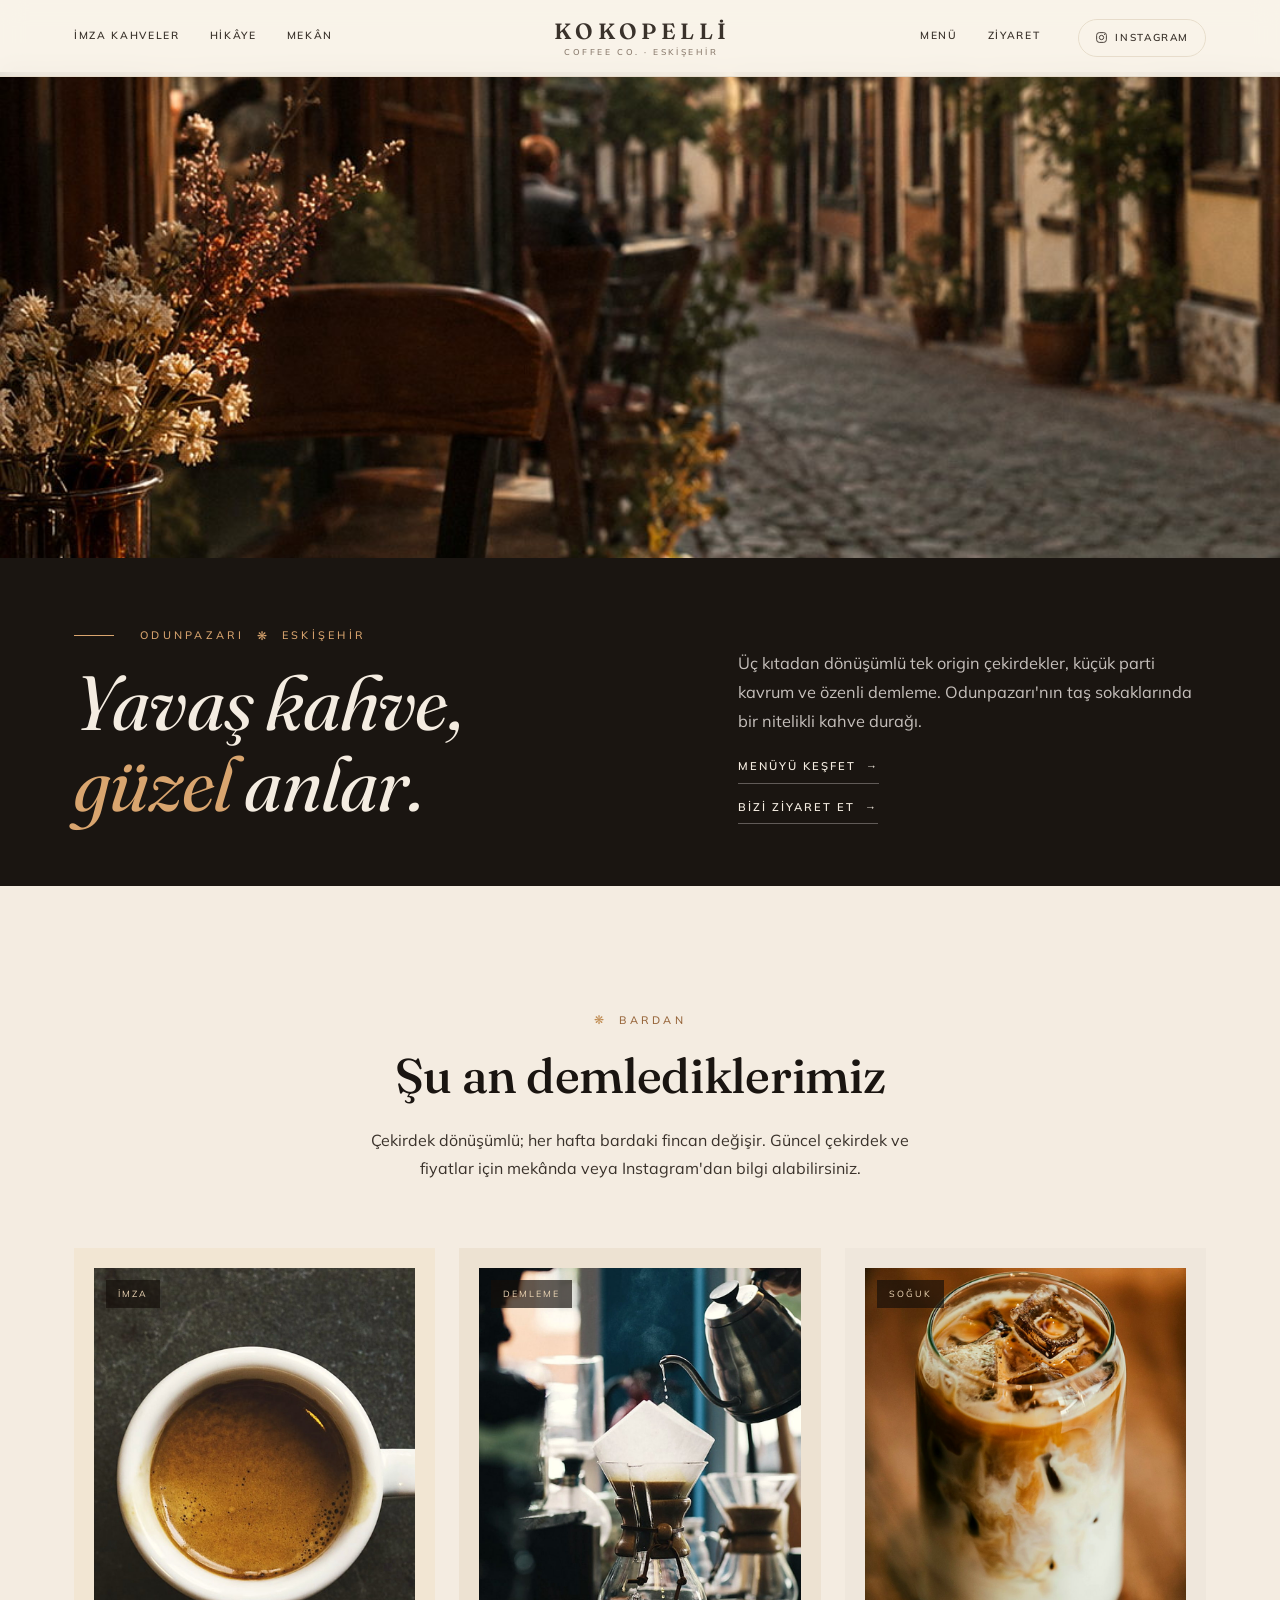
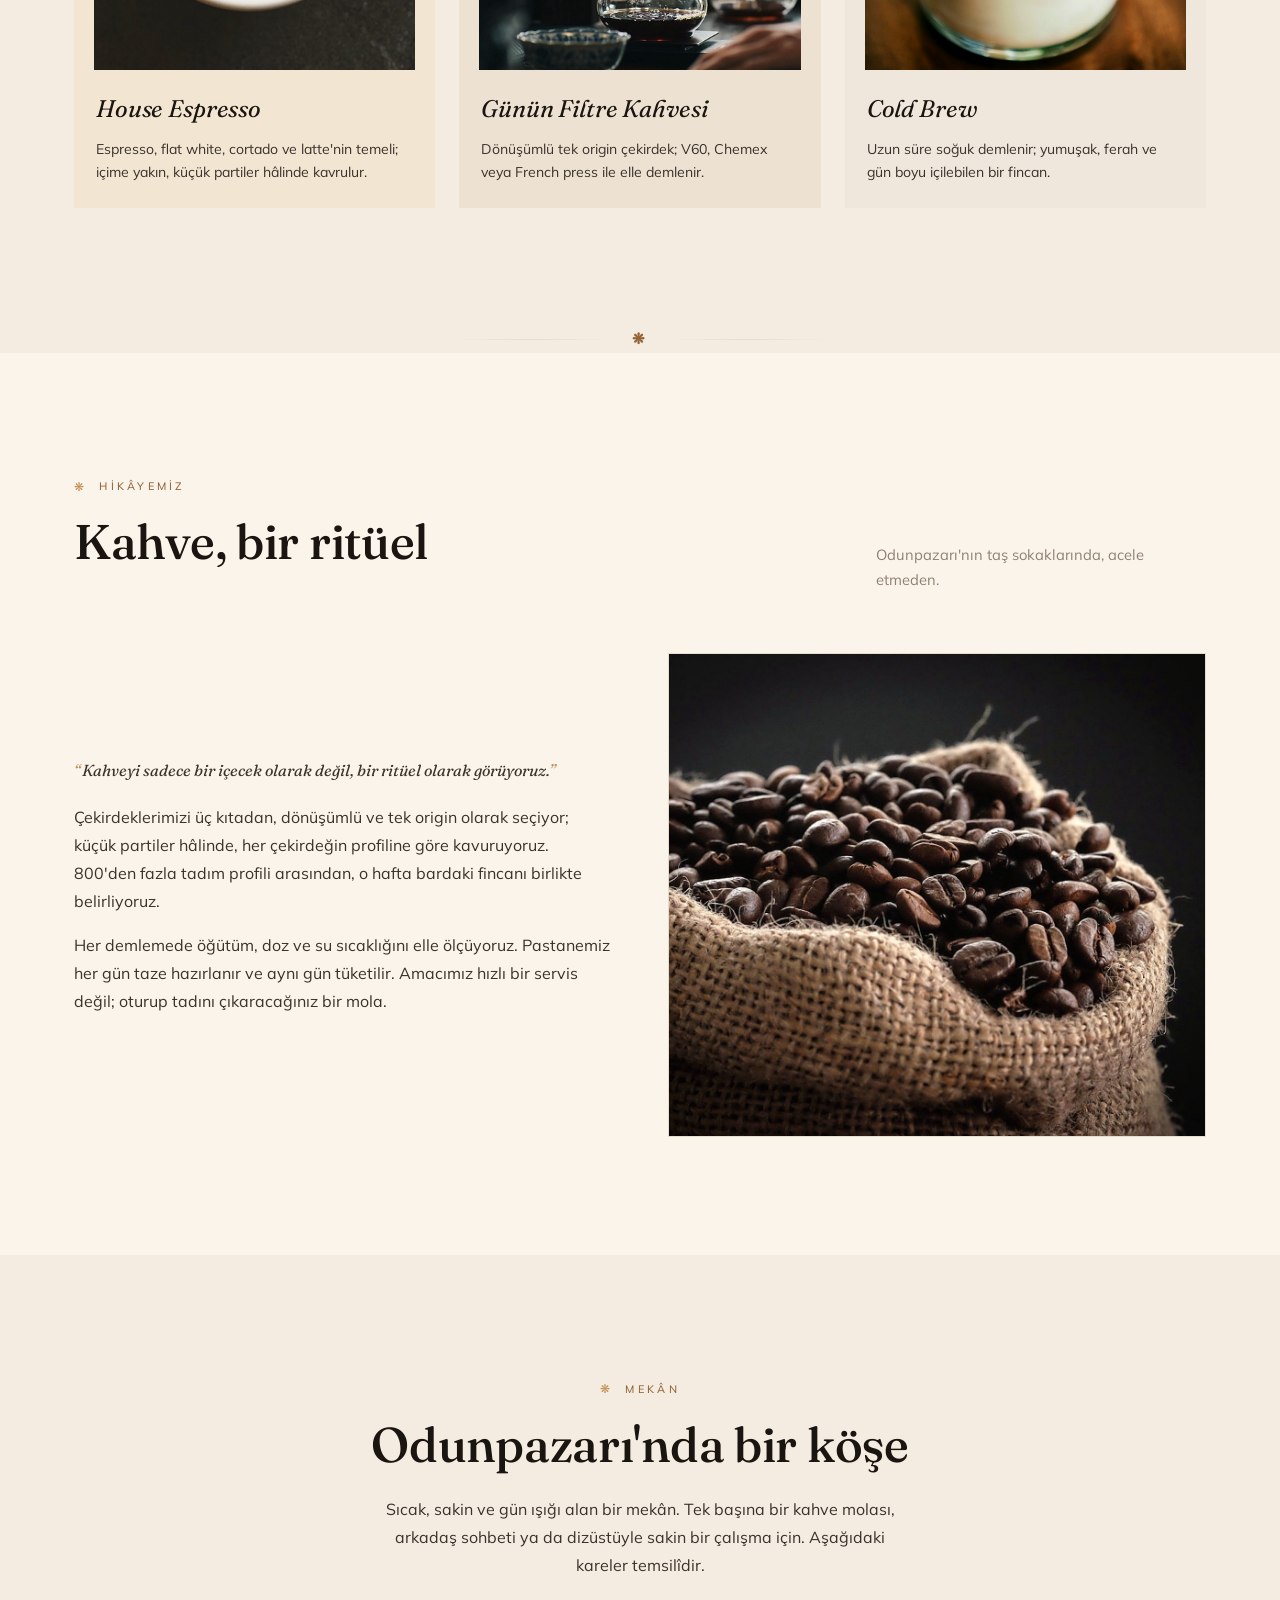
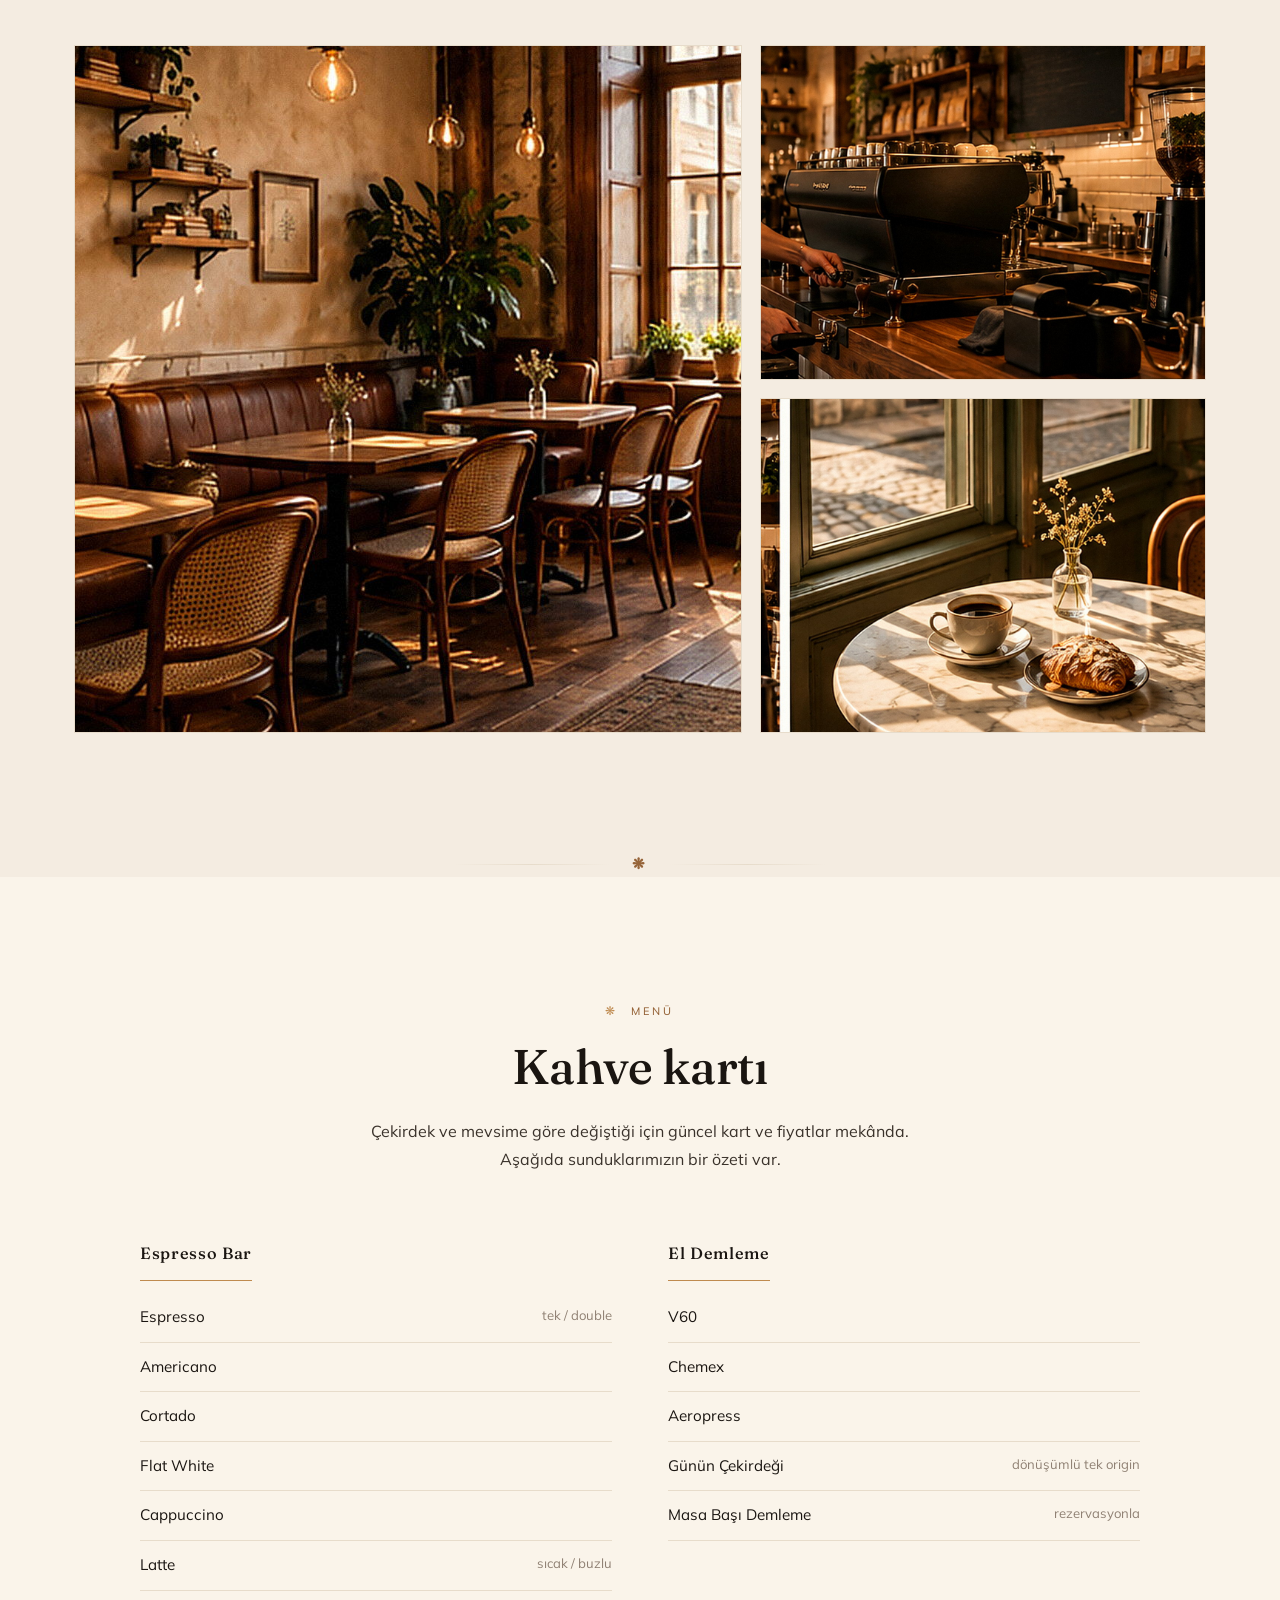
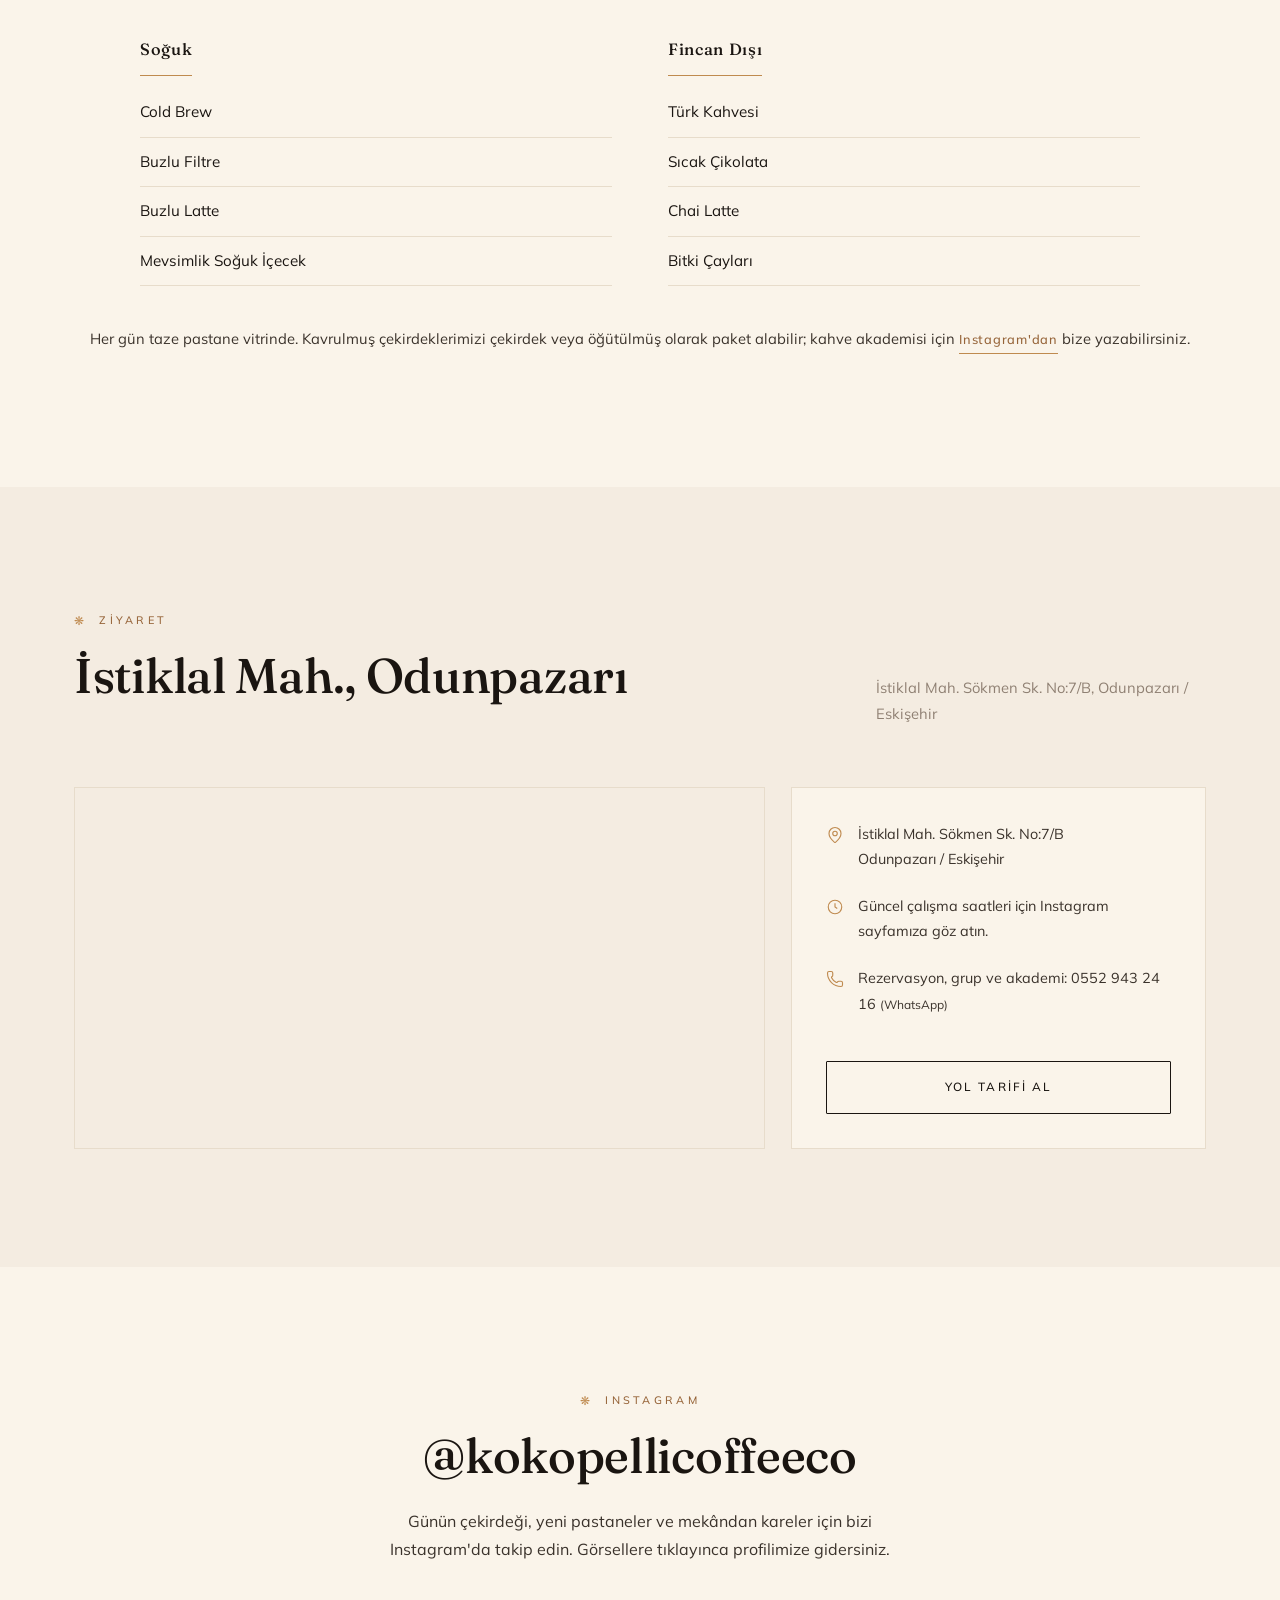
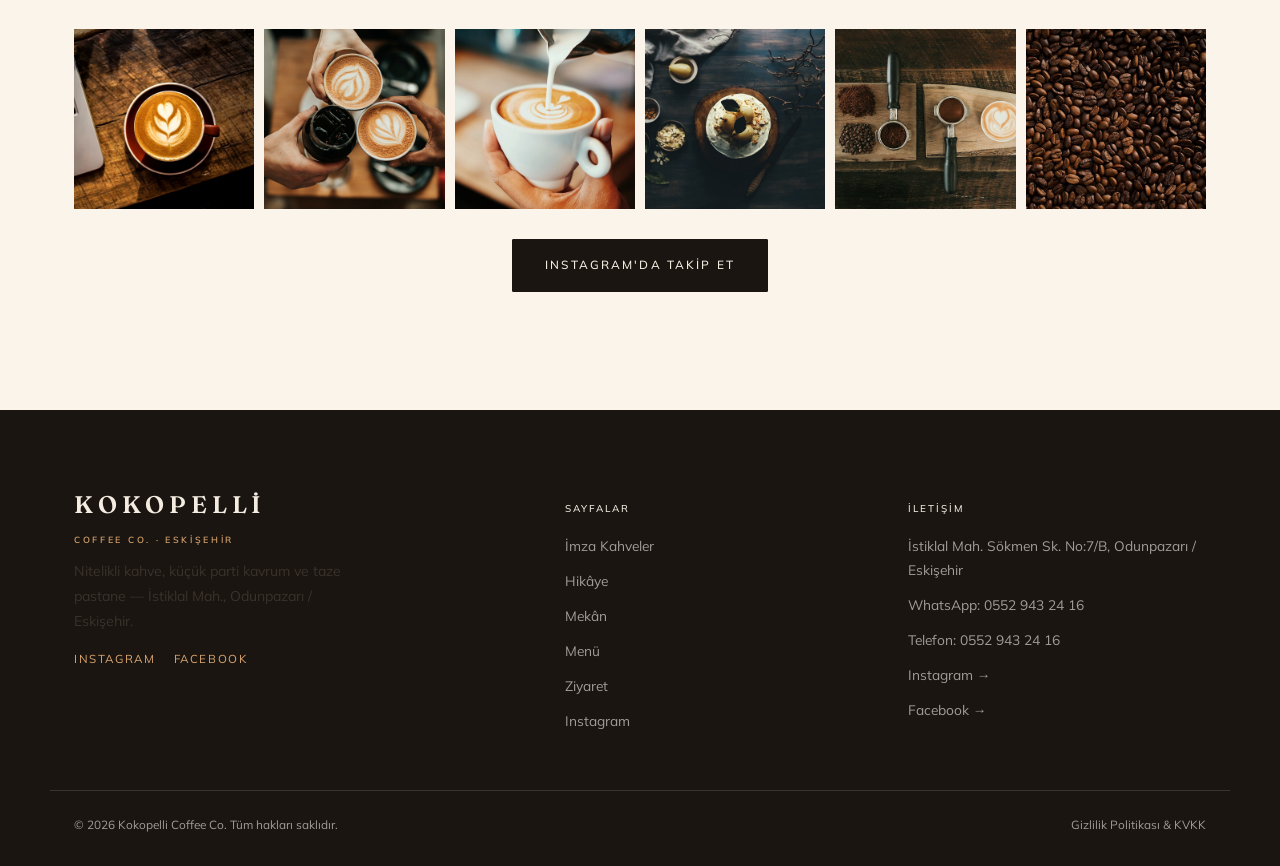
<file: index.html>
<!DOCTYPE html>
<html lang="tr" class="no-js">
<head>
<meta charset="UTF-8">
<script>document.documentElement.classList.remove('no-js');document.documentElement.classList.add('js');</script>
<meta name="viewport" content="width=device-width, initial-scale=1.0">
<meta name="theme-color" content="#1a1511">
<title>Kokopelli Coffee Co. | Odunpazarı, Eskişehir Nitelikli Kahve Dükkânı</title>
<meta name="description" content="Kokopelli Coffee Co. — Odunpazarı, Eskişehir'de nitelikli kahve dükkânı. Üç kıtadan dönüşümlü tek origin çekirdekler, küçük parti kavrum, espresso bar, filtre ve soğuk demleme, taze pastane. İstiklal Mah. Sökmen Sk. No:7/B.">
<meta name="robots" content="index, follow">
<meta name="author" content="Kokopelli Coffee Co.">
<link rel="canonical" href="https://frostaqemelih.github.io/kokopelli-coffee/">

<meta property="og:type" content="business.business">
<meta property="og:site_name" content="Kokopelli Coffee Co.">
<meta property="og:title" content="Kokopelli Coffee Co. | Odunpazarı, Eskişehir Nitelikli Kahve Dükkânı">
<meta property="og:description" content="Odunpazarı'nın taş sokaklarında nitelikli kahve durağı: tek origin çekirdekler, özenli demleme, taze pastane.">
<meta property="og:image" content="https://frostaqemelih.github.io/kokopelli-coffee/images/og-cover.jpg?v=6">
<meta property="og:image:alt" content="Kokopelli Coffee Co. — amber monogramlı marka görseli">
<meta property="og:url" content="https://frostaqemelih.github.io/kokopelli-coffee/">
<meta property="og:locale" content="tr_TR">
<meta name="twitter:card" content="summary_large_image">
<meta name="twitter:title" content="Kokopelli Coffee Co. | Odunpazarı, Eskişehir Nitelikli Kahve">
<meta name="twitter:description" content="Tek origin çekirdekler, özenli demleme, taze pastane — Odunpazarı, Eskişehir.">
<meta name="twitter:image" content="https://frostaqemelih.github.io/kokopelli-coffee/images/og-cover.jpg?v=6">

<!-- YAYIN NOTU: Meta/OG/JSON-LD/robots.txt/sitemap.xml içindeki https://frostaqemelih.github.io/kokopelli-coffee adresi
     yer tutucudur. Gerçek alan adı bağlandığında tüm dosyalarda tek seferde değiştirin. -->
<!-- GOOGLE SEARCH CONSOLE: Doğrulama meta etiketi işletme sahibinin kendi Google hesabıyla
     eklenmelidir; bu adım tarafımızdan tamamlanamaz. Kod alındığında alttaki satırı açın:
<meta name="google-site-verification" content="BURAYA-DOGRULAMA-KODU">
-->

<link rel="icon" href="data:image/svg+xml,%3Csvg xmlns='http://www.w3.org/2000/svg' viewBox='0 0 100 100'%3E%3Crect width='100' height='100' rx='6' fill='%231a1511'/%3E%3Ctext x='50' y='64' font-family='Georgia,serif' font-weight='600' font-size='46' fill='%23d9a56f' text-anchor='middle'%3EK%3C/text%3E%3C/svg%3E">
<link rel="apple-touch-icon" href="data:image/svg+xml,%3Csvg xmlns='http://www.w3.org/2000/svg' viewBox='0 0 100 100'%3E%3Crect width='100' height='100' fill='%231a1511'/%3E%3Ctext x='50' y='64' font-family='Georgia,serif' font-weight='600' font-size='46' fill='%23d9a56f' text-anchor='middle'%3EK%3C/text%3E%3C/svg%3E">
<link rel="preconnect" href="https://fonts.googleapis.com">
<link rel="preconnect" href="https://fonts.gstatic.com" crossorigin>
<link rel="stylesheet" href="styles.css?v=6">

<script type="application/ld+json">
{
  "@context": "https://schema.org",
  "@type": "CafeOrCoffeeShop",
  "name": "Kokopelli Coffee Co.",
  "image": "https://frostaqemelih.github.io/kokopelli-coffee/images/og-cover.jpg?v=6",
  "description": "Odunpazarı, Eskişehir'de nitelikli kahve dükkânı. Üç kıtadan dönüşümlü tek origin çekirdekler, küçük parti kavrum, espresso bar, filtre ve soğuk demleme, her gün taze pastane.",
  "url": "https://frostaqemelih.github.io/kokopelli-coffee/",
  "telephone": "+905529432416",
  "priceRange": "₺₺",
  "servesCuisine": ["Nitelikli Kahve", "Specialty Coffee", "Pastane"],
  "address": {
    "@type": "PostalAddress",
    "streetAddress": "İstiklal Mah. Sökmen Sk. No:7/B",
    "addressLocality": "Odunpazarı",
    "addressRegion": "Eskişehir",
    "postalCode": "26040",
    "addressCountry": "TR"
  },
  "areaServed": { "@type": "AdministrativeArea", "name": "Eskişehir" },
  "sameAs": [
    "https://www.instagram.com/kokopellicoffeeco/",
    "https://www.facebook.com/kokopellicoffeeco/"
  ],
  "makesOffer": [
    { "@type": "Offer", "itemOffered": { "@type": "Service", "name": "Espresso Bar" } },
    { "@type": "Offer", "itemOffered": { "@type": "Service", "name": "Filtre ve Demleme" } },
    { "@type": "Offer", "itemOffered": { "@type": "Service", "name": "Soğuk Demleme" } },
    { "@type": "Offer", "itemOffered": { "@type": "Service", "name": "Taze Pastane" } },
    { "@type": "Offer", "itemOffered": { "@type": "Service", "name": "Kavrulmuş Çekirdek Satışı" } }
  ]
}
</script>
</head>
<body>

<!-- ================= AÇILIŞ EFEKTİ (LOADER) ================= -->
<div class="loader" id="loader" aria-hidden="true">
  <div class="loader-inner">
    <span class="loader-monogram" aria-hidden="true">
      <svg viewBox="0 0 120 120" width="72" height="72" role="img" aria-label="Kokopelli monogramı">
        <circle cx="60" cy="60" r="56" fill="none" stroke="currentColor" stroke-width="1" opacity=".5"/>
        <circle class="loader-ring" cx="60" cy="60" r="56" fill="none" stroke="currentColor" stroke-width="1.6"/>
        <text x="60" y="75" text-anchor="middle" font-family="Georgia, serif" font-size="44" font-weight="600" fill="currentColor">K</text>
      </svg>
    </span>
    <span class="loader-word">KOKOPELLİ</span>
    <span class="loader-line"></span>
  </div>
  <div class="loader-panel loader-panel-top"></div>
  <div class="loader-panel loader-panel-bottom"></div>
</div>
<noscript><style>.loader{display:none!important}</style></noscript>

<a href="#icerik" class="skip-link">İçeriğe geç</a>

<!-- ================= HEADER ================= -->
<header class="header" id="site-header">
  <div class="header-inner">
    <div class="header-side header-side-left">
      <button class="nav-toggle" id="nav-toggle" type="button" aria-label="Menüyü aç" aria-expanded="false" aria-controls="nav-mobile">
        <svg viewBox="0 0 24 24" width="16" height="16" fill="none" stroke="currentColor" stroke-width="1.5" stroke-linecap="round" aria-hidden="true"><path d="M3 6h18M3 12h18M3 18h18"/></svg>
      </button>
      <nav class="nav nav-left" aria-label="Ana menü (sol)">
        <a href="#imza">İmza Kahveler</a>
        <a href="#hikaye">Hikâye</a>
        <a href="#mekan">Mekân</a>
      </nav>
    </div>

    <a href="#top" class="logo" aria-label="Kokopelli Coffee Co. ana sayfa">
      <span class="logo-name">KOKOPELLİ</span>
      <span class="logo-sub">Coffee Co. · Eskişehir</span>
    </a>

    <div class="header-side header-side-right">
      <nav class="nav nav-right" aria-label="Ana menü (sağ)">
        <a href="#menu">Menü</a>
        <a href="#ziyaret">Ziyaret</a>
      </nav>
      <a href="https://www.instagram.com/kokopellicoffeeco/" target="_blank" rel="noopener" class="header-ig" aria-label="Instagram'da Kokopelli Coffee Co.">
        <svg viewBox="0 0 24 24" width="13" height="13" fill="none" stroke="currentColor" stroke-width="1.7" aria-hidden="true"><rect x="3" y="3" width="18" height="18" rx="5"/><circle cx="12" cy="12" r="4"/><circle cx="17.5" cy="6.5" r="1" fill="currentColor" stroke="none"/></svg>
        Instagram
      </a>
    </div>
  </div>
</header>

<nav class="nav-mobile" id="nav-mobile" aria-hidden="true">
  <button class="close-btn" id="nav-close" type="button" aria-label="Menüyü kapat">✕</button>
  <a href="#imza">İmza Kahveler</a>
  <a href="#hikaye">Hikâye</a>
  <a href="#mekan">Mekân</a>
  <a href="#menu">Menü</a>
  <a href="#ziyaret">Ziyaret</a>
  <a class="nav-mobile-cta" href="https://www.instagram.com/kokopellicoffeeco/" target="_blank" rel="noopener">Instagram'da Takip Et</a>
</nav>

<main id="icerik">

  <!-- ================= HERO ================= -->
  <section class="hero" id="top">
    <figure class="hero-media reveal reveal-scale">
      <picture>
        <source media="(max-width: 760px)" srcset="images/hero-1-p.jpg?v=6">
        <img src="images/hero-1.jpg?v=6" alt="Kokopelli Coffee Co. — Chemex ile filtre kahve demleme, temsilî görsel">
      </picture>
    </figure>
    <div class="hero-panel">
      <div class="container hero-panel-grid">
        <div class="hero-head reveal">
          <p class="eyebrow eyebrow-light">Odunpazarı <span class="diamond">❋</span> Eskişehir</p>
          <h1 class="hero-h1">Yavaş kahve,<br><em>güzel</em> anlar.</h1>
        </div>
        <div class="hero-aside reveal">
          <p>Üç kıtadan dönüşümlü tek origin çekirdekler, küçük parti kavrum ve özenli demleme. Odunpazarı'nın taş sokaklarında bir nitelikli kahve durağı.</p>
          <div class="hero-links">
            <a class="arrow-link" href="#menu">Menüyü Keşfet</a>
            <a class="arrow-link" href="#ziyaret">Bizi Ziyaret Et</a>
          </div>
        </div>
      </div>
    </div>
  </section>

  <!-- ================= İMZA KAHVELER ================= -->
  <section id="imza" class="section">
    <div class="container">
      <div class="section-head reveal">
        <p class="eyebrow"><span class="diamond">❋</span> Bardan</p>
        <h2 class="section-title">Şu an demlediklerimiz</h2>
        <p class="section-lead">Çekirdek dönüşümlü; her hafta bardaki fincan değişir. Güncel çekirdek ve fiyatlar için mekânda veya Instagram'dan bilgi alabilirsiniz.</p>
      </div>

      <div class="sigcards">
        <article class="sig-card reveal">
          <div class="sig-figure">
            <img src="images/sig-1.jpg?v=6" alt="Kokopelli Coffee Co. House Espresso — temsilî görsel" loading="lazy">
            <span class="sig-tag">İmza</span>
          </div>
          <div class="sig-body">
            <h3>House Espresso</h3>
            <p>Espresso, flat white, cortado ve latte'nin temeli; içime yakın, küçük partiler hâlinde kavrulur.</p>
          </div>
        </article>
        <article class="sig-card reveal">
          <div class="sig-figure">
            <img src="images/sig-2.jpg?v=6" alt="Kokopelli Coffee Co. günün filtre kahvesi — temsilî görsel" loading="lazy">
            <span class="sig-tag">Demleme</span>
          </div>
          <div class="sig-body">
            <h3>Günün Filtre Kahvesi</h3>
            <p>Dönüşümlü tek origin çekirdek; V60, Chemex veya French press ile elle demlenir.</p>
          </div>
        </article>
        <article class="sig-card reveal">
          <div class="sig-figure">
            <img src="images/sig-3.jpg?v=6" alt="Kokopelli Coffee Co. cold brew — temsilî görsel" loading="lazy">
            <span class="sig-tag">Soğuk</span>
          </div>
          <div class="sig-body">
            <h3>Cold Brew</h3>
            <p>Uzun süre soğuk demlenir; yumuşak, ferah ve gün boyu içilebilen bir fincan.</p>
          </div>
        </article>
      </div>
    </div>
  </section>

  <div class="monogram-divider" aria-hidden="true"><span></span><b>❋</b><span></span></div>

  <!-- ================= HİKÂYEMİZ ================= -->
  <section id="hikaye" class="section section-alt">
    <div class="container">
      <div class="section-head split reveal">
        <div>
          <p class="eyebrow"><span class="diamond">❋</span> Hikâyemiz</p>
          <h2 class="section-title">Kahve, bir ritüel</h2>
        </div>
        <p class="section-note">Odunpazarı'nın taş sokaklarında, acele etmeden.</p>
      </div>

      <div class="story-layout">
        <div class="story-text reveal reveal-left">
          <p class="story-quote">Kahveyi sadece bir içecek olarak değil, bir ritüel olarak görüyoruz.</p>
          <p>Çekirdeklerimizi üç kıtadan, dönüşümlü ve tek origin olarak seçiyor; küçük partiler hâlinde, her çekirdeğin profiline göre kavuruyoruz. 800'den fazla tadım profili arasından, o hafta bardaki fincanı birlikte belirliyoruz.</p>
          <p>Her demlemede öğütüm, doz ve su sıcaklığını elle ölçüyoruz. Pastanemiz her gün taze hazırlanır ve aynı gün tüketilir. Amacımız hızlı bir servis değil; oturup tadını çıkaracağınız bir mola.</p>
        </div>
        <div class="story-figure reveal reveal-right">
          <img src="images/story.jpg?v=6" alt="Kokopelli Coffee Co. — çuval içinde kavrulmuş kahve çekirdekleri, temsilî görsel" loading="lazy">
        </div>
      </div>
    </div>
  </section>

  <!-- ================= MEKÂN ================= -->
  <section id="mekan" class="section">
    <div class="container">
      <div class="section-head reveal">
        <p class="eyebrow"><span class="diamond">❋</span> Mekân</p>
        <h2 class="section-title">Odunpazarı'nda bir köşe</h2>
        <p class="section-lead">Sıcak, sakin ve gün ışığı alan bir mekân. Tek başına bir kahve molası, arkadaş sohbeti ya da dizüstüyle sakin bir çalışma için. Aşağıdaki kareler temsilîdir.</p>
      </div>

      <div class="mekan-grid reveal reveal-scale">
        <figure><img src="images/mekan-1.jpg?v=6" alt="Kokopelli Coffee Co. iç mekân — oturma alanı, temsilî görsel" loading="lazy"></figure>
        <figure><img src="images/mekan-2.jpg?v=6" alt="Kokopelli Coffee Co. — espresso bar ve tezgâh, temsilî görsel" loading="lazy"></figure>
        <figure><img src="images/mekan-3.jpg?v=6" alt="Kokopelli Coffee Co. — mekândan detay, temsilî görsel" loading="lazy"></figure>
      </div>
    </div>
  </section>

  <div class="monogram-divider" aria-hidden="true"><span></span><b>❋</b><span></span></div>

  <!-- ================= MENÜ ================= -->
  <section id="menu" class="section section-alt">
    <div class="container">
      <div class="section-head reveal">
        <p class="eyebrow"><span class="diamond">❋</span> Menü</p>
        <h2 class="section-title">Kahve kartı</h2>
        <p class="section-lead">Çekirdek ve mevsime göre değiştiği için güncel kart ve fiyatlar mekânda. Aşağıda sunduklarımızın bir özeti var.</p>
      </div>

      <div class="menucat reveal">
        <div>
          <h3>Espresso Bar</h3>
          <ul>
            <li>Espresso <span>tek / double</span></li>
            <li>Americano</li>
            <li>Cortado</li>
            <li>Flat White</li>
            <li>Cappuccino</li>
            <li>Latte <span>sıcak / buzlu</span></li>
          </ul>
        </div>
        <div>
          <h3>El Demleme</h3>
          <ul>
            <li>V60</li>
            <li>Chemex</li>
            <li>Aeropress</li>
            <li>Günün Çekirdeği <span>dönüşümlü tek origin</span></li>
            <li>Masa Başı Demleme <span>rezervasyonla</span></li>
          </ul>
        </div>
        <div>
          <h3>Soğuk</h3>
          <ul>
            <li>Cold Brew</li>
            <li>Buzlu Filtre</li>
            <li>Buzlu Latte</li>
            <li>Mevsimlik Soğuk İçecek</li>
          </ul>
        </div>
        <div>
          <h3>Fincan Dışı</h3>
          <ul>
            <li>Türk Kahvesi</li>
            <li>Sıcak Çikolata</li>
            <li>Chai Latte</li>
            <li>Bitki Çayları</li>
          </ul>
        </div>
      </div>

      <div class="menu-note reveal">
        <p>Her gün taze pastane vitrinde. Kavrulmuş çekirdeklerimizi çekirdek veya öğütülmüş olarak paket alabilir; kahve akademisi için <a class="link-gold" href="https://www.instagram.com/kokopellicoffeeco/" target="_blank" rel="noopener">Instagram'dan</a> bize yazabilirsiniz.</p>
      </div>
    </div>
  </section>

  <!-- ================= BİZİ ZİYARET ET ================= -->
  <section id="ziyaret" class="section">
    <div class="container">
      <div class="section-head split reveal">
        <div>
          <p class="eyebrow"><span class="diamond">❋</span> Ziyaret</p>
          <h2 class="section-title">İstiklal Mah., Odunpazarı</h2>
        </div>
        <p class="section-note">İstiklal Mah. Sökmen Sk. No:7/B, Odunpazarı / Eskişehir</p>
      </div>

      <div class="location-layout">
        <div class="map-frame reveal reveal-left">
          <iframe
            title="Kokopelli Coffee Co. konum haritası"
            src="https://www.google.com/maps?q=Kokopelli%20Coffee%20Co.%20S%C3%B6kmen%20Sk.%20Odunpazar%C4%B1%20Eski%C5%9Fehir&output=embed"
            loading="lazy" referrerpolicy="no-referrer-when-downgrade"></iframe>
        </div>
        <div class="location-card reveal reveal-right">
          <div class="info-item">
            <svg class="icon" viewBox="0 0 24 24" fill="none" stroke="currentColor" stroke-width="1.5" aria-hidden="true"><path d="M20 10c0 4.993-5.539 10.193-7.399 11.799a1 1 0 0 1-1.202 0C9.539 20.193 4 14.993 4 10a8 8 0 0 1 16 0"/><circle cx="12" cy="10" r="3"/></svg>
            <span>İstiklal Mah. Sökmen Sk. No:7/B<br>Odunpazarı / Eskişehir</span>
          </div>
          <div class="info-item">
            <svg class="icon" viewBox="0 0 24 24" fill="none" stroke="currentColor" stroke-width="1.5" aria-hidden="true"><circle cx="12" cy="12" r="9"/><path d="M12 7v5l3 2"/></svg>
            <span>Güncel çalışma saatleri için Instagram sayfamıza göz atın.</span>
          </div>
          <div class="info-item">
            <svg class="icon" viewBox="0 0 24 24" fill="none" stroke="currentColor" stroke-width="1.5" aria-hidden="true"><path d="M13.832 16.568a1 1 0 0 0 1.213-.303l.355-.465A2 2 0 0 1 17 15h3a2 2 0 0 1 2 2v3a2 2 0 0 1-2 2A18 18 0 0 1 2 4a2 2 0 0 1 2-2h3a2 2 0 0 1 2 2v3a2 2 0 0 1-.8 1.6l-.468.351a1 1 0 0 0-.292 1.233 14 14 0 0 0 6.392 6.384"/></svg>
            <span>Rezervasyon, grup ve akademi: <a href="https://wa.me/905529432416" target="_blank" rel="noopener">0552 943 24 16</a> <small>(WhatsApp)</small></span>
          </div>
          <a href="https://www.google.com/maps/dir/?api=1&destination=Kokopelli%20Coffee%20Co.%20S%C3%B6kmen%20Sk.%20Odunpazar%C4%B1%20Eski%C5%9Fehir" target="_blank" rel="noopener" class="btn btn-ghost btn-block">Yol Tarifi Al</a>
        </div>
      </div>
    </div>
  </section>

  <!-- ================= INSTAGRAM ================= -->
  <section id="instagram" class="section section-alt">
    <div class="container">
      <div class="section-head reveal">
        <p class="eyebrow" style="justify-content:center;"><span class="diamond">❋</span> Instagram</p>
        <h2 class="section-title">@kokopellicoffeeco</h2>
        <p class="section-lead">Günün çekirdeği, yeni pastaneler ve mekândan kareler için bizi Instagram'da takip edin. Görsellere tıklayınca profilimize gidersiniz.</p>
      </div>

      <div class="iggrid reveal">
        <a href="https://www.instagram.com/kokopellicoffeeco/" target="_blank" rel="noopener" aria-label="Instagram — Kokopelli Coffee Co."><img src="images/ig-1.jpg?v=6" alt="Kokopelli Coffee Co. Instagram karesi — latte" loading="lazy"></a>
        <a href="https://www.instagram.com/kokopellicoffeeco/" target="_blank" rel="noopener" aria-label="Instagram — Kokopelli Coffee Co."><img src="images/ig-2.jpg?v=6" alt="Kokopelli Coffee Co. Instagram karesi — latte" loading="lazy"></a>
        <a href="https://www.instagram.com/kokopellicoffeeco/" target="_blank" rel="noopener" aria-label="Instagram — Kokopelli Coffee Co."><img src="images/ig-3.jpg?v=6" alt="Kokopelli Coffee Co. Instagram karesi — süt servisi" loading="lazy"></a>
        <a href="https://www.instagram.com/kokopellicoffeeco/" target="_blank" rel="noopener" aria-label="Instagram — Kokopelli Coffee Co."><img src="images/ig-4.jpg?v=6" alt="Kokopelli Coffee Co. Instagram karesi — tatlı eşlik" loading="lazy"></a>
        <a href="https://www.instagram.com/kokopellicoffeeco/" target="_blank" rel="noopener" aria-label="Instagram — Kokopelli Coffee Co."><img src="images/ig-5.jpg?v=6" alt="Kokopelli Coffee Co. Instagram karesi — demleme hazırlığı" loading="lazy"></a>
        <a href="https://www.instagram.com/kokopellicoffeeco/" target="_blank" rel="noopener" aria-label="Instagram — Kokopelli Coffee Co."><img src="images/ig-6.jpg?v=6" alt="Kokopelli Coffee Co. Instagram karesi — kavrulmuş çekirdek" loading="lazy"></a>
      </div>

      <div class="ig-follow reveal">
        <a class="btn btn-dark" href="https://www.instagram.com/kokopellicoffeeco/" target="_blank" rel="noopener">Instagram'da Takip Et</a>
      </div>
    </div>
  </section>

</main>

<!-- ================= FOOTER ================= -->
<footer class="footer">
  <div class="footer-inner">
    <div class="footer-brand">
      <p class="footer-logo">KOKOPELLİ<span>Coffee Co. · Eskişehir</span></p>
      <p class="footer-tagline">Nitelikli kahve, küçük parti kavrum ve taze pastane — İstiklal Mah., Odunpazarı / Eskişehir.</p>
      <div class="footer-social">
        <a href="https://www.instagram.com/kokopellicoffeeco/" target="_blank" rel="noopener" aria-label="Instagram">Instagram</a>
        <a href="https://www.facebook.com/kokopellicoffeeco/" target="_blank" rel="noopener" aria-label="Facebook">Facebook</a>
      </div>
    </div>
    <div class="footer-col">
      <h5>Sayfalar</h5>
      <a href="#imza">İmza Kahveler</a>
      <a href="#hikaye">Hikâye</a>
      <a href="#mekan">Mekân</a>
      <a href="#menu">Menü</a>
      <a href="#ziyaret">Ziyaret</a>
      <a href="#instagram">Instagram</a>
    </div>
    <div class="footer-col">
      <h5>İletişim</h5>
      <a href="https://www.google.com/maps/search/?api=1&query=Kokopelli%20Coffee%20Co.%20Odunpazar%C4%B1%20Eski%C5%9Fehir" target="_blank" rel="noopener">İstiklal Mah. Sökmen Sk. No:7/B, Odunpazarı / Eskişehir</a>
      <a href="https://wa.me/905529432416" target="_blank" rel="noopener">WhatsApp: 0552 943 24 16</a>
      <a href="tel:+905529432416">Telefon: 0552 943 24 16</a>
      <a href="https://www.instagram.com/kokopellicoffeeco/" target="_blank" rel="noopener">Instagram →</a>
      <a href="https://www.facebook.com/kokopellicoffeeco/" target="_blank" rel="noopener">Facebook →</a>
    </div>
  </div>
  <div class="footer-bottom">
    <span>© <span id="year"></span> Kokopelli Coffee Co. Tüm hakları saklıdır.</span>
    <span class="footer-legal-links">
      <a href="gizlilik-politikasi.html">Gizlilik Politikası &amp; KVKK</a>
    </span>
  </div>
</footer>

<script src="script.js?v=6"></script>
</body>
</html>
</file>
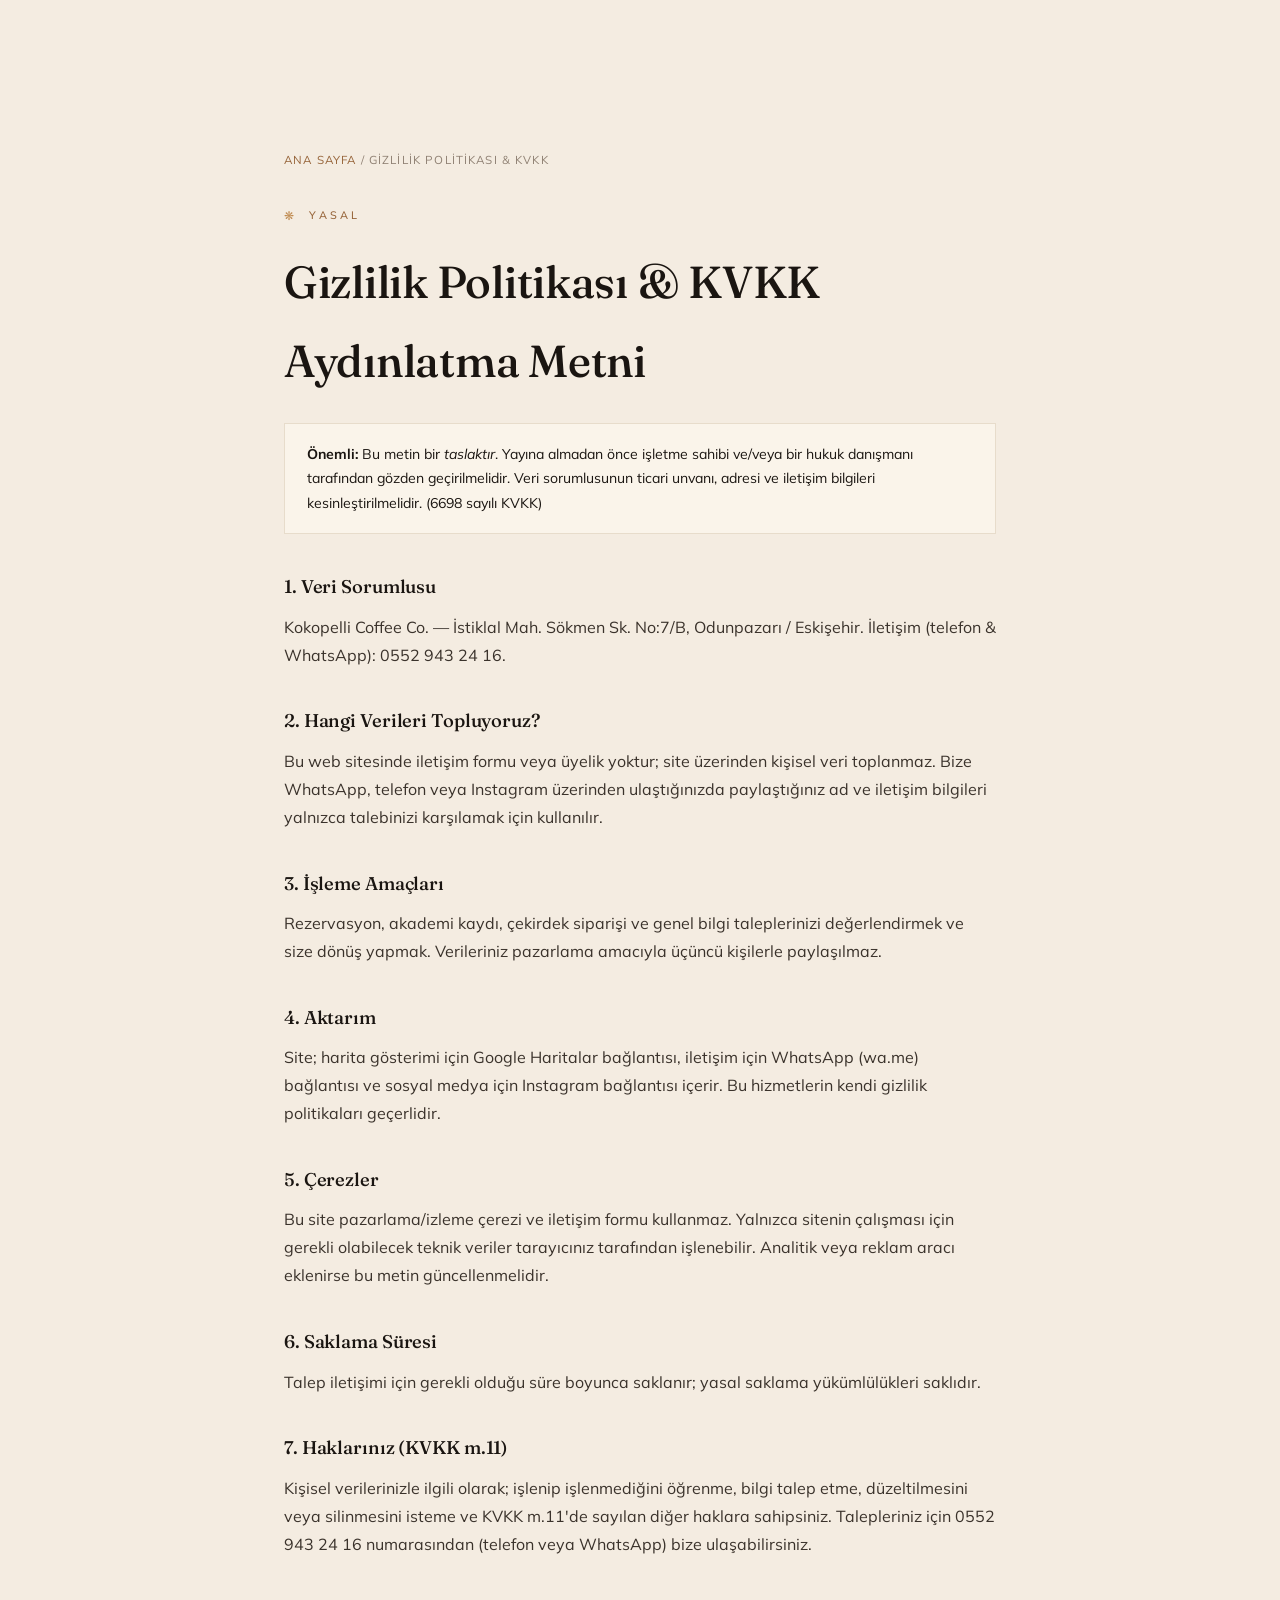
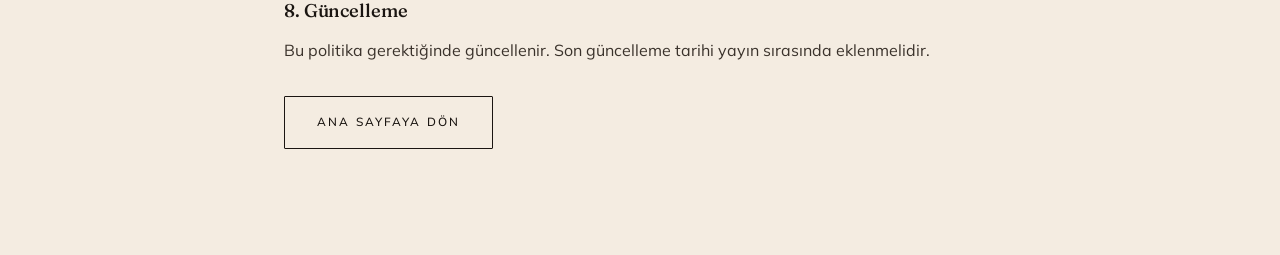
<file: gizlilik-politikasi.html>
<!DOCTYPE html>
<html lang="tr">
<head>
<meta charset="UTF-8">
<meta name="viewport" content="width=device-width, initial-scale=1.0">
<meta name="theme-color" content="#1a1511">
<title>Gizlilik Politikası & KVKK Aydınlatma Metni | Kokopelli Coffee Co.</title>
<meta name="description" content="Kokopelli Coffee Co. web sitesi gizlilik politikası ve KVKK aydınlatma metni.">
<meta name="robots" content="noindex, follow">
<link rel="icon" href="data:image/svg+xml,%3Csvg xmlns='http://www.w3.org/2000/svg' viewBox='0 0 100 100'%3E%3Crect width='100' height='100' rx='6' fill='%231a1511'/%3E%3Ctext x='50' y='62' font-family='Georgia,serif' font-weight='600' font-size='46' fill='%23d9a56f' text-anchor='middle'%3EK%3C/text%3E%3C/svg%3E">
<link rel="preconnect" href="https://fonts.googleapis.com">
<link rel="preconnect" href="https://fonts.gstatic.com" crossorigin>
<link rel="stylesheet" href="styles.css?v=6">
</head>
<body>
<main class="subpage">
  <nav class="breadcrumb" aria-label="Sayfa yolu"><a href="index.html">Ana Sayfa</a> / Gizlilik Politikası &amp; KVKK</nav>
  <p class="eyebrow"><span class="diamond">❋</span> Yasal</p>
  <h1>Gizlilik Politikası &amp; KVKK Aydınlatma Metni</h1>

  <div class="notice">
    <strong>Önemli:</strong> Bu metin bir <em>taslaktır</em>. Yayına almadan önce işletme sahibi ve/veya bir hukuk danışmanı tarafından gözden geçirilmelidir. Veri sorumlusunun ticari unvanı, adresi ve iletişim bilgileri kesinleştirilmelidir. (6698 sayılı KVKK)
  </div>

  <h2>1. Veri Sorumlusu</h2>
  <p>Kokopelli Coffee Co. — İstiklal Mah. Sökmen Sk. No:7/B, Odunpazarı / Eskişehir. İletişim (telefon & WhatsApp): 0552 943 24 16.</p>

  <h2>2. Hangi Verileri Topluyoruz?</h2>
  <p>Bu web sitesinde iletişim formu veya üyelik yoktur; site üzerinden kişisel veri toplanmaz. Bize WhatsApp, telefon veya Instagram üzerinden ulaştığınızda paylaştığınız ad ve iletişim bilgileri yalnızca talebinizi karşılamak için kullanılır.</p>

  <h2>3. İşleme Amaçları</h2>
  <p>Rezervasyon, akademi kaydı, çekirdek siparişi ve genel bilgi taleplerinizi değerlendirmek ve size dönüş yapmak. Verileriniz pazarlama amacıyla üçüncü kişilerle paylaşılmaz.</p>

  <h2>4. Aktarım</h2>
  <p>Site; harita gösterimi için Google Haritalar bağlantısı, iletişim için WhatsApp (wa.me) bağlantısı ve sosyal medya için Instagram bağlantısı içerir. Bu hizmetlerin kendi gizlilik politikaları geçerlidir.</p>

  <h2>5. Çerezler</h2>
  <p>Bu site pazarlama/izleme çerezi ve iletişim formu kullanmaz. Yalnızca sitenin çalışması için gerekli olabilecek teknik veriler tarayıcınız tarafından işlenebilir. Analitik veya reklam aracı eklenirse bu metin güncellenmelidir.</p>

  <h2>6. Saklama Süresi</h2>
  <p>Talep iletişimi için gerekli olduğu süre boyunca saklanır; yasal saklama yükümlülükleri saklıdır.</p>

  <h2>7. Haklarınız (KVKK m.11)</h2>
  <p>Kişisel verilerinizle ilgili olarak; işlenip işlenmediğini öğrenme, bilgi talep etme, düzeltilmesini veya silinmesini isteme ve KVKK m.11'de sayılan diğer haklara sahipsiniz. Talepleriniz için 0552 943 24 16 numarasından (telefon veya WhatsApp) bize ulaşabilirsiniz.</p>

  <h2>8. Güncelleme</h2>
  <p>Bu politika gerektiğinde güncellenir. Son güncelleme tarihi yayın sırasında eklenmelidir.</p>

  <p style="margin-top:2em;"><a class="btn btn-ghost" href="index.html">Ana Sayfaya Dön</a></p>
</main>
</body>
</html>
</file>
<file: styles.css>
/* ===========================================================
   Kokopelli Coffee Co. — "Ember & Cream" (Odunpazarı · Eskişehir · nitelikli kahve dükkânı)
   Sıcak kavrulmuş çekirdek siyahı zemin + amber (kehribar) + terrakota vurgular
   + sıcak krem beyazı. Fraunces + Mulish.
   İmza: ince amber çizgi + ❋ + "01…06" bölüm numaraları + "K" monogram
   =========================================================== */

@import url('https://fonts.googleapis.com/css2?family=Fraunces:ital,opsz,wght@0,9..144,400;0,9..144,500;0,9..144,600;1,9..144,400&family=Mulish:ital,wght@0,300;0,400;0,500;0,600;1,400&display=swap');

:root{
  /* ---- Palet: kavrulmuş çekirdek siyahı + krem + amber + terrakota ---- */
  --noir: #0c0a08;        /* en koyu ton — veil, en derin bölümler */
  --onyx: #1a1511;        /* sıcak kavrulmuş çekirdek near-black */
  --espresso: #2a221c;
  --ivory: #f4ece1;       /* sıcak krem beyazı */
  --paper: #faf4ea;
  --line: #e7dccb;
  --muted: #8f8073;
  --ink-soft: #3a322b;
  --rose: #b6714a;        /* terrakota — küçük vurgular */
  --gold: #bf8a4f;        /* amber (açık zemin üstü orta) */
  --gold-deep: #966439;   /* açık zeminde metin/link için koyu amber */
  --gold-light: #d9a56f;  /* koyu zeminde amber */
  --gold-shine: #f0d9b8;  /* metalik parıltı tepe noktası */
  --gold-gilt: linear-gradient(135deg, #8a5c34 0%, #c0894f 34%, #f0d9b8 52%, #bd8a56 68%, #7c5330 100%);

  --font-display: 'Fraunces', Georgia, 'Times New Roman', serif;
  --font-body: 'Mulish', -apple-system, BlinkMacSystemFont, 'Segoe UI', sans-serif;

  --container: 1180px;
  --pad: 24px;
}

:root[data-theme="dark"]{
  --onyx: #120e0b;
  --ivory: #1a1511;
  --paper: #211a15;
  --line: #37302a;
  --muted: #9a8c7e;
  --ink-soft: #e2d6c9;
}

*, *::before, *::after{ box-sizing: border-box; }
html{ scroll-behavior: smooth; }
body{
  margin: 0; background: var(--ivory); color: var(--onyx);
  font-family: var(--font-body); font-weight: 400; line-height: 1.75;
  -webkit-font-smoothing: antialiased; overflow-x: hidden;
}
h1,h2,h3,h4{ font-family: var(--font-display); font-weight: 500; margin: 0 0 .5em; color: var(--onyx); letter-spacing: -.006em; font-optical-sizing: auto; }
.section-title,.sh-title{ text-wrap: balance; }
p{ margin: 0 0 1em; color: var(--ink-soft); }
a{ color: inherit; text-decoration: none; }
ul,ol{ list-style: none; margin: 0; padding: 0; }
img{ max-width: 100%; display: block; }
button{ font-family: inherit; }
em{ font-style: italic; }

.container{ max-width: var(--container); margin: 0 auto; padding: 0 var(--pad); }
.section{ padding: 118px 0; }
.section-alt{ background: var(--paper); }

/* ---------- İmza öğeler: eyebrow + elmas + monogram ayraç ---------- */
.eyebrow{
  display: inline-flex; align-items: center; gap: 12px; font-size: .68rem; letter-spacing: .3em;
  text-transform: uppercase; color: var(--gold-deep); font-weight: 500; margin: 0 0 18px;
}
.eyebrow-light{ color: var(--gold-light); }
.idx-no{ font-family: var(--font-display); font-style: italic; font-weight: 500; letter-spacing: .04em; color: var(--gold); font-size: .92rem; }
.eyebrow-light .idx-no{ color: var(--gold-light); }
.diamond{ color: var(--gold); font-size: .72rem; line-height: 1; transform: translateY(0); }
.eyebrow-light .diamond{ color: var(--gold-light); }

.monogram-divider{
  display: flex; align-items: center; justify-content: center; gap: 22px;
  max-width: 420px; margin: 0 auto; padding: 0 var(--pad);
}
.monogram-divider span{ flex: 1; height: 1px; background: linear-gradient(90deg, transparent, var(--line), transparent); }
.monogram-divider b{
  font-family: var(--font-display); font-weight: 600; font-size: .95rem; letter-spacing: .18em;
  color: var(--gold-deep);
}

/* ---------- Section head ---------- */
.section-head{ max-width: 660px; margin: 0 auto 66px; text-align: center; }
.section-head.split{
  display: flex; align-items: flex-end; justify-content: space-between; gap: 34px;
  flex-wrap: wrap; text-align: left; margin: 0 0 60px; max-width: none;
}
.section-title{ font-size: clamp(2rem, 3.8vw, 3.1rem); line-height: 1.12; }
.section-lead{ margin: 14px auto 0; max-width: 540px; font-size: 1rem; color: var(--ink-soft); }
.section-note{ max-width: 330px; margin: 0; font-size: .92rem; color: var(--muted); }

/* ---------- Buttons ---------- */
.btn{
  display: inline-flex; align-items: center; justify-content: center; gap: 10px;
  padding: 15px 32px; font-size: .74rem; font-weight: 500; letter-spacing: .18em;
  text-transform: uppercase; cursor: pointer; border: 1px solid transparent;
  transition: background .28s ease, color .28s ease, border-color .28s ease; border-radius: 1px;
}
.btn-gold{
  background: var(--gold-gilt); background-size: 180% 180%; background-position: 30% 50%;
  color: #1e1418; border-color: rgba(255,255,255,.14); font-weight: 600;
  box-shadow: inset 0 1px 0 rgba(255,255,255,.28), inset 0 -1px 0 rgba(0,0,0,.22), 0 10px 26px -12px rgba(120,80,60,.55);
  transition: background-position .5s ease, box-shadow .3s ease, transform .3s cubic-bezier(.2,.8,.2,1);
}
.btn-gold:hover{ background-position: 70% 50%; box-shadow: inset 0 1px 0 rgba(255,255,255,.35), inset 0 -1px 0 rgba(0,0,0,.28), 0 14px 32px -12px rgba(120,80,60,.7); }
.btn-dark{ background: var(--onyx); color: var(--ivory); border-color: var(--onyx); }
.btn-dark:hover{ background: var(--espresso); }
.btn-ghost{ background: transparent; color: var(--onyx); border-color: var(--onyx); }
.btn-ghost:hover{ background: var(--onyx); color: var(--ivory); }
.btn-ghost-light{ background: transparent; color: var(--ivory); border-color: rgba(246,239,236,.4); }
.btn-ghost-light:hover{ border-color: var(--gold-light); color: var(--gold-light); }
.btn-block{ width: 100%; }

.link-gold{
  display: inline-flex; align-items: center; gap: 8px; font-size: .8rem; font-weight: 500;
  letter-spacing: .06em; color: var(--gold-deep); border-bottom: 1px solid var(--gold);
  padding-bottom: 2px;
}
.link-gold:hover{ color: var(--onyx); border-color: var(--onyx); }

/* ===========================================================
   AÇILIŞ EFEKTİ (LOADER)
   Fildişi ekran → altın "NK" monogram halkası çizilir, marka adı
   ve altın çizgi belirir → ekran ortadan ikiye ayrılıp açılır.
   JS yoksa <noscript> ile gizlenir; reduced-motion'da yalnızca solar.
   =========================================================== */
.loader{ position: fixed; inset: 0; z-index: 999; pointer-events: none; }
.loader-panel{
  position: fixed; left: 0; right: 0; height: 50%; background: var(--ivory);
  transition: transform .6s cubic-bezier(.76,0,.24,1);
}
.loader-panel-top{ top: 0; border-bottom: 1px solid rgba(210,170,150,.30); }
.loader-panel-bottom{ bottom: 0; }
.loader.is-open .loader-panel-top{ transform: translateY(-100%); }
.loader.is-open .loader-panel-bottom{ transform: translateY(100%); }

.loader-inner{
  position: fixed; top: 50%; left: 50%; z-index: 1;
  display: flex; flex-direction: column; align-items: center; gap: 16px;
  transform: translate(-50%,-50%);
}
.loader-monogram{ color: var(--gold); opacity: 0; transform: scale(.9) rotate(-8deg); transition: opacity .5s ease, transform .6s cubic-bezier(.22,.68,0,1); }
.loader-ring{ stroke-dasharray: 352; stroke-dashoffset: 352; transition: stroke-dashoffset 1s ease .1s; }
.loader-word{
  font-family: var(--font-body); font-size: .72rem; font-weight: 500; letter-spacing: .42em;
  text-indent: .42em; color: var(--espresso); opacity: 0; transform: translateY(8px);
  transition: opacity .5s ease .15s, transform .5s ease .15s;
}
.loader-line{ width: 0; height: 1px; background: var(--gold); transition: width .6s ease .25s; }
.loader.is-ready .loader-monogram{ opacity: 1; transform: none; }
.loader.is-ready .loader-ring{ stroke-dashoffset: 0; }
.loader.is-ready .loader-word{ opacity: 1; transform: none; }
.loader.is-ready .loader-line{ width: 54px; }
.loader.is-open .loader-inner{ opacity: 0; transition: opacity .25s ease; }
.loader.is-hidden{ display: none; }

@media (prefers-reduced-motion: reduce){
  .loader-panel{ transition: opacity .3s ease; }
  .loader.is-open .loader-panel-top,
  .loader.is-open .loader-panel-bottom{ transform: none; opacity: 0; }
  .loader-monogram,.loader-word,.loader-line,.loader-ring{ transition: none; }
  .loader.is-ready .loader-line{ width: 54px; }
}

/* ---------- Skip link ---------- */
.skip-link{ position: absolute; left: -999px; top: 0; background: var(--gold-deep); color: #fff; padding: 12px 20px; z-index: 1000; font-weight: 600; letter-spacing: .05em; }
.skip-link:focus{ left: 0; }

/* ===========================================================
   HEADER — açık krem şerit, ortada logotip (Brewé tarzı)
   =========================================================== */
.header{ position: fixed; inset: 0 0 auto 0; z-index: 80;
  background: rgba(250,244,234,.9); backdrop-filter: blur(12px); border-bottom: 1px solid var(--line);
  transition: padding .3s ease; }
.header-inner{
  max-width: var(--container); margin: 0 auto; padding: 19px var(--pad);
  display: flex; align-items: center; gap: 20px; transition: padding .3s ease;
}
.header.scrolled .header-inner{ padding-top: 12px; padding-bottom: 12px; }
.header-side{ flex: 1 1 0; display: flex; align-items: center; gap: 26px; min-width: 0; }
.header-side-right{ justify-content: flex-end; }
.logo{ flex: 0 0 auto; text-align: center; display: flex; flex-direction: column; align-items: center; line-height: 1; }
.logo-name{ font-family: var(--font-display); font-weight: 600; font-size: 1.38rem; letter-spacing: .2em; text-indent: .2em; color: var(--ink-soft); }
.logo-sub{ font-size: .53rem; font-weight: 600; letter-spacing: .3em; text-indent: .3em; text-transform: uppercase; color: var(--muted); margin-top: 6px; }

.nav{ display: none; gap: 30px; font-size: .65rem; font-weight: 600; letter-spacing: .16em; text-transform: uppercase; }
.nav-right{ justify-content: flex-end; }
@media (min-width: 1000px){ .nav{ display: flex; } }
.nav a{ position: relative; padding-bottom: 3px; color: var(--ink-soft); transition: color .3s ease; }
.nav a::after{ content: ''; position: absolute; left: 0; bottom: 0; width: 0; height: 1px; background: var(--gold); transition: width .28s ease; }
.nav a:hover{ color: var(--gold-deep); }
.nav a:hover::after{ width: 100%; }

.header-ig{ display: none; }
@media (min-width: 1000px){
  .header-ig{
    display: inline-flex; align-items: center; gap: 7px; flex: 0 0 auto; margin-left: 12px; white-space: nowrap;
    font-size: .63rem; font-weight: 600; letter-spacing: .16em; text-transform: uppercase; color: var(--ink-soft);
    border: 1px solid var(--line); padding: 9px 16px; border-radius: 999px;
    transition: color .3s ease, border-color .3s ease, background .3s ease;
  }
  .header-ig:hover{ border-color: var(--gold); color: var(--gold-deep); background: rgba(191,138,79,.07); }
}

.nav-toggle{
  display: inline-flex; width: 40px; height: 40px; align-items: center; justify-content: center;
  background: none; border: 1px solid var(--line); border-radius: 50%; color: var(--ink-soft); justify-self: start;
}
@media (min-width: 1000px){ .nav-toggle{ display: none; } }

.nav-mobile{
  position: fixed; inset: 0; z-index: 90; background: var(--ivory); padding: 104px 32px 40px;
  display: flex; flex-direction: column; gap: 8px; font-family: var(--font-display); font-size: 1.6rem;
  transform: translateX(100%); transition: transform .38s cubic-bezier(.76,0,.24,1);
}
.nav-mobile.open{ transform: translateX(0); }
.nav-mobile a{ padding: 12px 0; border-bottom: 1px solid var(--line); color: var(--onyx); }
.nav-mobile a:last-child{ border: 0; }
.nav-mobile .nav-mobile-cta{
  margin-top: 18px; font-family: var(--font-body); font-size: .78rem; font-weight: 600;
  letter-spacing: .16em; text-transform: uppercase; text-align: center; background: var(--gold-gilt);
  color: #1e1418; padding: 16px; border-radius: 1px; box-shadow: inset 0 1px 0 rgba(255,255,255,.25);
}
.nav-mobile .close-btn{
  position: absolute; top: 24px; right: 24px; width: 42px; height: 42px; border-radius: 50%;
  border: 1px solid var(--line); background: none; font-family: var(--font-body); font-size: 1rem; color: var(--onyx);
}

/* ===========================================================
   HERO — Brewé tarzı: üstte tam-genişlik fotoğraf,
   altta koyu kavurma paneli + iri italik serif başlık.
   Overlay metin YOK, zorunlu scroll YOK.
   =========================================================== */
.hero{ padding-top: 72px; background: var(--ivory); }
.hero-media{ margin: 0; overflow: hidden; background: var(--espresso); }
.hero-media picture{ display: block; }
.hero-media img{ display: block; width: 100%; height: clamp(340px, 54vh, 600px); object-fit: cover; object-position: 60% center; }
.hero-panel{ background: var(--onyx); color: var(--ivory); }
.hero-panel-grid{ display: grid; grid-template-columns: 1.28fr 1fr; gap: 40px 64px; align-items: end; padding-top: 58px; padding-bottom: 62px; }
.hero-head .eyebrow{ color: var(--gold-light); margin-bottom: 18px; }
.hero-head .eyebrow::before{ content: ''; display: inline-block; width: 40px; height: 1px; background: var(--gold-light); margin-right: 14px; vertical-align: middle; }
.hero-h1{
  font-family: var(--font-display); font-weight: 400; font-style: italic; color: var(--ivory);
  font-size: clamp(2.8rem, 6vw, 4.9rem); line-height: 1.05; letter-spacing: -.01em; margin: 0; text-wrap: balance;
}
.hero-h1 em{ font-style: italic; color: var(--gold-light); }
.hero-aside p{ color: rgba(246,239,236,.78); font-size: 1.02rem; line-height: 1.75; margin: 0 0 22px; max-width: 30rem; }
.hero-links{ display: flex; flex-direction: column; gap: 14px; }
.arrow-link{
  display: inline-flex; align-items: center; gap: 10px; width: fit-content;
  font-size: .7rem; font-weight: 600; letter-spacing: .18em; text-transform: uppercase;
  color: var(--ivory); padding-bottom: 6px; border-bottom: 1px solid rgba(246,239,236,.32);
  transition: color .3s ease, border-color .3s ease, gap .3s ease;
}
.arrow-link::after{ content: '→'; font-weight: 400; }
.arrow-link:hover{ color: var(--gold-light); border-color: var(--gold-light); gap: 15px; }

@media (max-width: 860px){
  .hero-panel-grid{ grid-template-columns: 1fr; gap: 24px; padding-top: 40px; padding-bottom: 44px; }
  .hero-media img{ height: clamp(280px, 58vh, 440px); }
}
@media (max-width: 480px){
  .hero-head .eyebrow{ font-size: .6rem; letter-spacing: .16em; }
}

/* reduced-motion: hero reveal'leri anında görünür (genel .reveal kuralı hallediyor) */

/* ===========================================================
   HİZMETLER — çift sütun menü listesi (ikon-kart değil)
   =========================================================== */
.menu{ display: grid; grid-template-columns: 1fr 1fr; gap: 0 56px; max-width: 980px; margin: 0 auto; }
.menu-row{ display: grid; grid-template-columns: 34px 1fr; gap: 16px; align-items: baseline; padding: 26px 0; border-bottom: 1px solid var(--line); }
.menu-col:first-child .menu-row:first-child,
.menu-col:last-child .menu-row:first-child{ border-top: 1px solid var(--line); }
.menu-idx{ font-family: var(--font-display); font-style: italic; font-size: 1.15rem; color: var(--gold); }
.menu-body h3{ font-size: 1.28rem; margin-bottom: 5px; }
.menu-body p{ margin: 0; font-size: .88rem; color: var(--muted); }
.menu-row{ transition: padding-left .28s ease; }
.menu-row:hover{ padding-left: 8px; }
.menu-note{ text-align: center; margin-top: 40px; font-size: .92rem; color: var(--muted); }

@media (max-width: 820px){
  .menu{ grid-template-columns: 1fr; gap: 0; }
  .menu-col:last-child .menu-row:first-child{ border-top: 0; }
}

/* ===========================================================
   GELİN HAZIRLIĞI — 4 adım
   =========================================================== */
.steps{ display: grid; grid-template-columns: repeat(4, 1fr); gap: 28px; counter-reset: none; }
.step{ padding: 32px 24px; background: var(--ivory); border: 1px solid var(--line); position: relative; }
.section-alt .step{ background: var(--paper); }
.step-no{ font-family: var(--font-display); font-style: italic; font-size: 2rem; color: var(--gold); display: block; margin-bottom: 14px; }
.step h3{ font-size: 1.18rem; margin-bottom: 8px; }
.step p{ margin: 0; font-size: .88rem; color: var(--muted); }
@media (max-width: 900px){ .steps{ grid-template-columns: 1fr 1fr; } }
@media (max-width: 560px){ .steps{ grid-template-columns: 1fr; } }

/* ===========================================================
   ÇALIŞMALAR / LOOKBOOK — tipografik altın çerçeveli kartlar
   =========================================================== */
.lookbook{ display: grid; grid-template-columns: repeat(4, 1fr); gap: 22px; }
.look-card{
  position: relative; aspect-ratio: 3/4; display: flex; flex-direction: column; justify-content: space-between;
  padding: 24px; background: linear-gradient(160deg, var(--espresso), var(--onyx)); color: var(--ivory);
  overflow: hidden; transition: transform .35s ease;
}
.look-card:hover{ transform: translateY(-6px); }
.look-photo{ position: absolute; inset: 0; width: 100%; height: 100%; object-fit: cover; z-index: 0; transition: transform .7s ease; }
.look-card:has(.look-photo)::after{ content: ''; position: absolute; inset: 0; z-index: 0; background: linear-gradient(180deg, rgba(15,9,13,.06) 0%, rgba(15,9,13,.12) 40%, rgba(15,9,13,.55) 78%, rgba(15,9,13,.82) 100%); }
.look-card:hover .look-photo{ transform: scale(1.06); }
.look-corner{ position: absolute; z-index: 1; width: 22px; height: 22px; border: 1px solid var(--gold-light); opacity: .8; }
.look-corner.tl{ top: 12px; left: 12px; border-right: 0; border-bottom: 0; }
.look-corner.br{ bottom: 12px; right: 12px; border-left: 0; border-top: 0; }
.look-kicker{ font-family: var(--font-display); font-style: italic; color: var(--gold-light); font-size: 1rem; position: relative; z-index: 1; }
.look-word{ font-family: var(--font-display); font-size: 1.9rem; line-height: 1.1; color: var(--ivory); position: relative; z-index: 1; margin-top: auto; }
.look-go{ font-size: .64rem; letter-spacing: .16em; text-transform: uppercase; color: rgba(246,239,236,.6); margin-top: 14px; position: relative; z-index: 1; transition: color .28s ease; }
.look-card:hover .look-go{ color: var(--gold-light); }
@media (max-width: 900px){ .lookbook{ grid-template-columns: 1fr 1fr; } }
@media (max-width: 460px){ .lookbook{ grid-template-columns: 1fr; } }

.ig-callout{
  margin-top: 46px; padding: 34px 38px; border: 1px solid var(--line); background: var(--paper);
  display: flex; align-items: center; justify-content: space-between; gap: 26px; flex-wrap: wrap;
}
.section .ig-callout{ background: var(--paper); }
.ig-text{ margin: 0; max-width: 460px; font-size: .95rem; }

/* ===========================================================
   EKİP
   =========================================================== */
.team{ display: grid; grid-template-columns: 1fr 1fr; gap: 28px; max-width: 900px; margin: 0 auto; }
.team-card{ padding: 40px 34px; border: 1px solid var(--line); background: var(--ivory); text-align: center; }
.section-alt .team-card{ background: var(--paper); }
.team-avatar{
  width: 74px; height: 74px; border-radius: 50%; margin: 0 auto 20px; display: flex; align-items: center; justify-content: center;
  background: var(--onyx); color: var(--gold-light); font-family: var(--font-display); font-weight: 600; font-size: 1.4rem; letter-spacing: .06em;
}
.team-card h3{ font-size: 1.35rem; margin-bottom: 4px; }
.team-role{ font-size: .66rem; letter-spacing: .2em; text-transform: uppercase; color: var(--gold-deep); margin-bottom: 14px; }
.team-card p:last-child{ margin: 0; font-size: .88rem; color: var(--muted); }
@media (max-width: 620px){ .team{ grid-template-columns: 1fr; } }

/* ===========================================================
   KONUM
   =========================================================== */
.location-layout{ display: grid; grid-template-columns: 1.25fr .75fr; gap: 26px; align-items: stretch; }
.map-frame{ overflow: hidden; border: 1px solid var(--line); min-height: 360px; filter: grayscale(.25) sepia(.1); }
.map-frame iframe{ width: 100%; height: 100%; min-height: 360px; border: 0; display: block; }
.location-card{ background: var(--ivory); border: 1px solid var(--line); padding: 34px; display: flex; flex-direction: column; gap: 22px; }
.section .location-card{ background: var(--paper); }
.info-item{ display: flex; gap: 14px; align-items: flex-start; font-size: .9rem; color: var(--ink-soft); }
.info-item .icon{ width: 18px; height: 18px; color: var(--gold); margin-top: 4px; flex: none; }
.info-item a:hover{ color: var(--gold-deep); }
.location-card .btn{ margin-top: auto; }
@media (max-width: 900px){ .location-layout{ grid-template-columns: 1fr; } .map-frame{ min-height: 300px; } }

/* ===========================================================
   YORUMLAR / GÜVEN
   =========================================================== */
.trust-grid{ display: grid; grid-template-columns: .8fr 1.2fr; gap: 44px; align-items: center; max-width: 980px; margin: 0 auto; }
.trust-stat{ text-align: center; border: 1px solid var(--line); padding: 46px 30px; background: var(--ivory); }
.section-alt .trust-stat{ background: var(--paper); }
.trust-huge{ font-family: var(--font-display); font-weight: 600; font-size: 3.4rem; line-height: 1; color: var(--gold-deep); margin: 0 0 12px; }
.trust-cap{ font-size: .82rem; color: var(--muted); margin: 0 0 18px; }
.trust-copy p{ font-size: 1rem; }
.trust-copy .btn{ margin-top: 8px; }
@media (max-width: 820px){ .trust-grid{ grid-template-columns: 1fr; gap: 30px; } }

/* ===========================================================
   RANDEVU (koyu bölüm)
   =========================================================== */
.section-dark{ background: var(--onyx); color: var(--ivory); position: relative; overflow: hidden; }
.section-dark::before{
  content: ''; position: absolute; inset: 0; opacity: .45; pointer-events: none;
  background-image: url('data:image/svg+xml;utf8,<svg xmlns="http://www.w3.org/2000/svg" width="600" height="600"><filter id="n2"><feTurbulence type="fractalNoise" baseFrequency="0.013" numOctaves="3" seed="4"/><feColorMatrix type="matrix" values="0 0 0 0 0.85  0 0 0 0 0.72  0 0 0 0 0.48  0 0 0 0.05 0"/></filter><rect width="100%25" height="100%25" filter="url(%23n2)"/></svg>');
  background-size: 600px 600px;
}
.section-dark .container{ position: relative; z-index: 1; }
.section-dark h2{ color: var(--ivory); }
.section-dark p{ color: rgba(246,239,236,.7); }
.appointment-grid{ display: grid; grid-template-columns: .9fr 1.1fr; gap: 58px; align-items: start; }
.direct-link{ display: inline-flex; align-items: center; gap: 14px; font-family: var(--font-display); font-style: italic; font-size: 1.7rem; color: var(--ivory); margin-top: 22px; }
.direct-link .icon{ color: var(--gold-light); width: 20px; height: 20px; }
.direct-link:hover{ color: var(--gold-light); }
.direct-note{ display: block; margin-top: 10px; color: rgba(246,239,236,.5); font-size: .82rem; }

.field{ margin-bottom: 24px; }
.field label{ display: block; font-size: .64rem; font-weight: 500; letter-spacing: .18em; text-transform: uppercase; margin-bottom: 10px; color: rgba(246,239,236,.55); }
.field input, .field select, .field textarea{
  width: 100%; padding: 9px 0; border: none; border-bottom: 1px solid rgba(246,239,236,.32);
  background: transparent; color: var(--ivory); font-family: var(--font-body); font-size: .98rem; border-radius: 0;
}
.field select option{ color: #111; }
.field input:focus, .field select:focus, .field textarea:focus{ outline: none; border-color: var(--gold-light); }
.field input::placeholder, .field textarea::placeholder{ color: rgba(246,239,236,.35); }
.field textarea{ resize: vertical; }
.form-grid{ display: grid; grid-template-columns: 1fr 1fr; gap: 0 26px; }
.field.full{ grid-column: 1 / -1; }
.form-success{ display: none; margin-top: 18px; font-size: .88rem; color: var(--gold-light); font-family: var(--font-display); font-style: italic; }
.form-success.show{ display: block; }
.form-success a{ border-bottom: 1px solid currentColor; }
@media (max-width: 860px){ .appointment-grid{ grid-template-columns: 1fr; gap: 40px; } }
@media (max-width: 520px){ .form-grid{ grid-template-columns: 1fr; } }

/* ===========================================================
   SSS
   =========================================================== */
.faq-list{ max-width: 780px; margin: 0 auto; }
.faq-item{ border-bottom: 1px solid var(--line); }
.faq-item:first-child{ border-top: 1px solid var(--line); }
.faq-item summary{ cursor: pointer; list-style: none; padding: 26px 4px; font-family: var(--font-display); font-size: 1.2rem; display: flex; justify-content: space-between; gap: 20px; align-items: center; }
.faq-item summary::-webkit-details-marker{ display: none; }
.faq-item summary::after{ content: '+'; color: var(--gold); font-size: 1.3rem; line-height: 1; flex: none; font-family: var(--font-body); }
.faq-item[open] summary::after{ content: '–'; }
.faq-item p{ padding: 0 4px 26px; margin: 0; max-width: 640px; color: var(--ink-soft); }

/* ===========================================================
   FOOTER
   =========================================================== */
.footer{ background: var(--onyx); color: rgba(246,239,236,.62); padding: 74px 0 30px; }
.footer-inner{ max-width: var(--container); margin: 0 auto; padding: 0 var(--pad); display: grid; grid-template-columns: 1.5fr 1fr 1fr; gap: 44px; }
.footer-logo{ font-family: var(--font-display); font-weight: 600; font-size: 1.5rem; letter-spacing: .2em; color: var(--ivory); margin: 0 0 12px; display: flex; flex-direction: column; }
.footer-logo span{ font-family: var(--font-body); font-size: .56rem; letter-spacing: .3em; text-transform: uppercase; color: var(--gold-light); margin-top: 6px; }
.footer-tagline{ font-size: .88rem; margin-bottom: 16px; max-width: 300px; }
.footer-social{ display: flex; gap: 18px; font-size: .72rem; letter-spacing: .14em; text-transform: uppercase; }
.footer-social a{ color: var(--gold-light); border-bottom: 1px solid transparent; padding-bottom: 2px; }
.footer-social a:hover{ border-color: var(--gold-light); }
.footer-col h5{ color: var(--ivory); font-size: .62rem; letter-spacing: .2em; text-transform: uppercase; margin-bottom: 16px; font-weight: 500; }
.footer-col a{ display: block; margin-bottom: 11px; font-size: .86rem; }
.footer-col a:hover{ color: var(--gold-light); }
.footer-bottom{ max-width: var(--container); margin: 46px auto 0; padding: 24px var(--pad) 0; border-top: 1px solid rgba(246,239,236,.14); display: flex; flex-wrap: wrap; justify-content: space-between; gap: 12px; font-size: .74rem; }
.footer-legal-links{ display: flex; gap: 20px; }
.footer-legal-links a:hover{ color: var(--gold-light); }
@media (max-width: 800px){ .footer-inner{ grid-template-columns: 1fr 1fr; } }
@media (max-width: 520px){ .footer-inner{ grid-template-columns: 1fr; } }

/* ===========================================================
   İMZA KAHVELER — 3 fotoğraflı kart (Wash Coffee tarzı)
   =========================================================== */
.sigcards{ display: grid; grid-template-columns: repeat(3, 1fr); gap: 24px; }
.sig-card{ display: flex; flex-direction: column; padding: 20px 20px 24px; background: var(--paper); transition: transform .35s ease; }
.sig-card:nth-child(1){ background: #f2e6d3; }
.sig-card:nth-child(2){ background: #ede2d2; }
.sig-card:nth-child(3){ background: #efe7dc; }
.sig-card:hover{ transform: translateY(-5px); }
.sig-figure{ position: relative; aspect-ratio: 4/5; overflow: hidden; }
.sig-figure img{ width: 100%; height: 100%; object-fit: cover; transition: transform .7s cubic-bezier(.16,1,.3,1); }
.sig-card:hover .sig-figure img{ transform: scale(1.05); }
.sig-tag{ position: absolute; top: 12px; left: 12px; background: rgba(20,14,10,.66); color: var(--gold-shine); font-size: .56rem; letter-spacing: .22em; text-transform: uppercase; padding: 6px 12px; }
.sig-body{ padding: 18px 2px 0; }
.sig-body h3{ font-family: var(--font-display); font-style: italic; font-weight: 400; font-size: 1.5rem; margin-bottom: 8px; color: var(--onyx); }
.sig-body p{ margin: 0; font-size: .88rem; line-height: 1.65; color: var(--ink-soft); }
@media (max-width: 820px){ .sigcards{ grid-template-columns: 1fr 1fr; gap: 18px; } }
@media (max-width: 520px){ .sigcards{ grid-template-columns: 1fr; } }

/* ===========================================================
   HİKÂYE — metin + tek büyük görsel
   =========================================================== */
.story-layout{ display: grid; grid-template-columns: 1fr 1fr; gap: 56px; align-items: center; }
.story-figure{ position: relative; overflow: hidden; border: 1px solid var(--line); aspect-ratio: 10/9; }
.story-figure img{ width: 100%; height: 100%; object-fit: cover; }
.story-quote{ font-family: var(--font-display); font-style: italic; font-size: clamp(1.3rem, 2.4vw, 1.7rem); line-height: 1.4; color: var(--ink-soft); margin: 0 0 22px; }
.story-quote::before{ content: '“'; color: var(--gold); margin-right: .1em; }
.story-quote::after{ content: '”'; color: var(--gold); }
.story-text p{ font-size: 1rem; }
@media (max-width: 860px){ .story-layout{ grid-template-columns: 1fr; gap: 34px; } .story-figure{ order: -1; aspect-ratio: 3/2; } }

/* ===========================================================
   MEKÂN — 3 fotoğraflı ızgara (1 büyük + 2)
   =========================================================== */
.mekan-grid{ display: grid; grid-template-columns: 1.5fr 1fr; grid-template-rows: 1fr 1fr; gap: 18px; }
.mekan-grid figure{ margin: 0; overflow: hidden; border: 1px solid var(--line); background: var(--espresso); }
.mekan-grid figure:first-child{ grid-row: 1 / span 2; }
.mekan-grid img{ width: 100%; height: 100%; object-fit: cover; min-height: 220px; transition: transform .7s ease; }
.mekan-grid figure:hover img{ transform: scale(1.04); }
@media (max-width: 720px){ .mekan-grid{ grid-template-columns: 1fr 1fr; grid-template-rows: auto; } .mekan-grid figure:first-child{ grid-row: auto; grid-column: 1 / -1; } }

/* ===========================================================
   MENÜ — kategori blokları (A/B/C harf yok)
   =========================================================== */
.menucat{ display: grid; grid-template-columns: 1fr 1fr; gap: 44px 56px; max-width: 1000px; margin: 0 auto; }
.menucat h3{ font-size: 1.02rem; letter-spacing: .04em; margin: 0 0 4px; padding-bottom: 12px; border-bottom: 1px solid var(--gold); display: inline-block; }
.menucat ul{ margin: 8px 0 0; }
.menucat li{ display: flex; justify-content: space-between; gap: 18px; padding: 11px 0; border-bottom: 1px solid var(--line); font-size: .95rem; }
.menucat li span{ color: var(--muted); font-size: .82rem; text-align: right; max-width: 55%; }
@media (max-width: 720px){ .menucat{ grid-template-columns: 1fr; gap: 34px; } }

/* ===========================================================
   INSTAGRAM — kare ızgara, tıkla → profil
   =========================================================== */
.iggrid{ display: grid; grid-template-columns: repeat(6, 1fr); gap: 10px; }
.iggrid a{ position: relative; aspect-ratio: 1; overflow: hidden; background: var(--espresso); }
.iggrid img{ width: 100%; height: 100%; object-fit: cover; transition: transform .6s ease, filter .3s ease; }
.iggrid a::after{ content: ''; position: absolute; inset: 0; background: rgba(15,10,8,.12); opacity: 0; transition: opacity .3s ease; }
.iggrid a:hover img{ transform: scale(1.08); }
.iggrid a:hover::after{ opacity: 1; }
.ig-follow{ text-align: center; margin-top: 30px; }
@media (max-width: 860px){ .iggrid{ grid-template-columns: repeat(3, 1fr); } }
@media (max-width: 420px){ .iggrid{ grid-template-columns: repeat(2, 1fr); } }

/* ===========================================================
   REVEAL (scroll geçiş efektleri) — ilerlemeli geliştirme
   .reveal varsayılan GÖRÜNÜR; JS çalışınca .reveal-armed ile
   gizli başlatılır, görünüme girince .in-view eklenir.
   =========================================================== */
.reveal{ transition: opacity .8s cubic-bezier(.22,.68,.14,1), transform .8s cubic-bezier(.22,.68,.14,1), filter .8s ease; transition-delay: calc(var(--stagger, 0) * 85ms); }
.reveal.reveal-armed:not(.in-view){ opacity: 0; transform: translateY(30px); }
.reveal.reveal-armed:not(.in-view).reveal-left{ transform: translate(-32px, 6px); }
.reveal.reveal-armed:not(.in-view).reveal-right{ transform: translate(32px, 6px); }
.reveal.reveal-armed:not(.in-view).reveal-scale{ transform: scale(.95); }
.reveal.reveal-armed:not(.in-view).reveal-blur{ opacity: 0; transform: translateY(18px); filter: blur(14px); }
.reveal.in-view{ opacity: 1; transform: none; filter: none; }

/* Başlık kelime-kelime stagger (21st.dev "text reveal") */
.section-title .w{ display: inline-block; overflow: hidden; vertical-align: top; padding-bottom: .14em; margin-bottom: -.14em; }
.section-title .w > i{ display: inline-block; font-style: inherit; transform: translateY(115%); transition: transform .8s cubic-bezier(.16,1,.3,1); transition-delay: calc(var(--wi, 0) * 55ms); }
.in-view .section-title .w > i,
.section-head.in-view .section-title .w > i{ transform: none; }
[data-title-split] .w > i{ will-change: transform; }

/* Magnetik / yaylı buton hover */
[data-magnetic]{ transition: transform .3s cubic-bezier(.2,.8,.2,1), background .28s ease, color .28s ease, border-color .28s ease; will-change: transform; }

/* İnce marquee şeridi */
.marquee{ overflow: hidden; border-block: 1px solid var(--line); background: var(--paper); padding: 20px 0; }
.marquee-track{ display: flex; gap: 46px; width: max-content; animation: marquee 34s linear infinite; }
.marquee:hover .marquee-track{ animation-play-state: paused; }
.marquee span{ font-family: var(--font-display); font-style: italic; font-size: 1.35rem; color: var(--ink-soft); display: inline-flex; align-items: center; gap: 46px; white-space: nowrap; }
.marquee span::after{ content: '✦'; color: var(--gold); font-size: .62rem; font-style: normal; }
@keyframes marquee{ to{ transform: translateX(-50%); } }
@media (prefers-reduced-motion: reduce){ .marquee-track{ animation: none; } }
@media (prefers-reduced-motion: reduce){
  .reveal, .reveal.reveal-armed{ opacity: 1; transform: none; filter: none; transition: none; }
  .section-title .w > i{ transform: none; transition: none; }
}

/* ===========================================================
   LEGAL / 404 / TEŞEKKÜR sayfaları
   =========================================================== */
.subpage{ padding: 150px var(--pad) 90px; max-width: 760px; margin: 0 auto; }
.breadcrumb{ font-size: .72rem; letter-spacing: .1em; text-transform: uppercase; color: var(--muted); margin-bottom: 30px; }
.breadcrumb a{ color: var(--gold-deep); }
.breadcrumb a:hover{ color: var(--onyx); }
.subpage h1{ font-size: clamp(1.9rem, 4vw, 2.8rem); margin-bottom: .5em; }
.subpage h2{ font-size: 1.15rem; margin-top: 2em; }
.subpage .notice{ background: var(--paper); border: 1px solid var(--line); padding: 18px 22px; font-size: .88rem; margin: 1.5em 0; }
.notfound{ min-height: 78vh; display: flex; flex-direction: column; align-items: center; justify-content: center; text-align: center; padding: 40px 24px; }
.notfound .code{ font-family: var(--font-display); font-style: italic; font-size: 5.5rem; line-height: 1; color: var(--gold); margin: 10px 0 18px; }
.notfound .btn{ margin-top: 24px; }

::selection{ background: var(--gold); color: #fff; }
</file>
